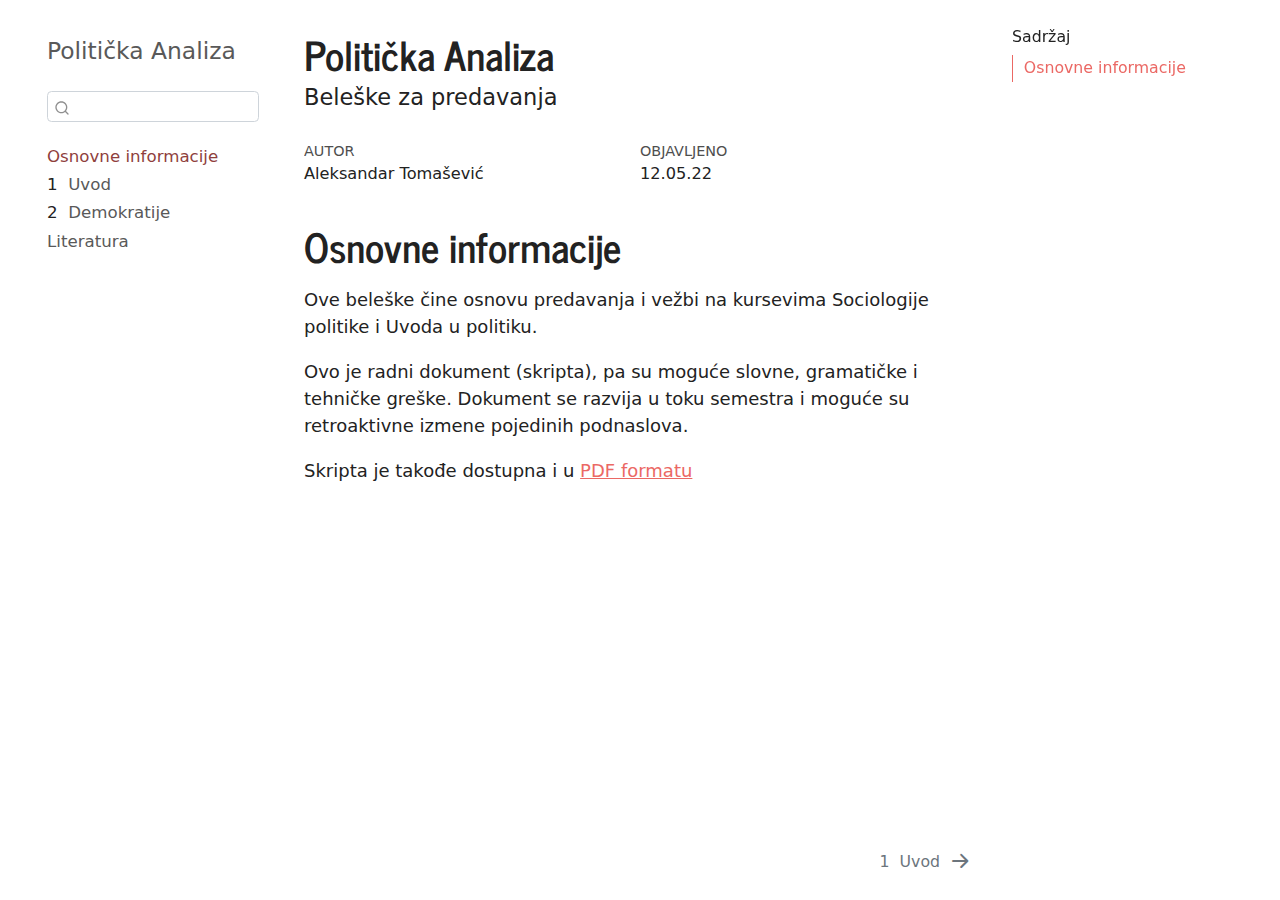
<file: _book/index.html>
<!DOCTYPE html>
<html xmlns="http://www.w3.org/1999/xhtml" lang="en" xml:lang="en"><head>

<meta charset="utf-8">
<meta name="generator" content="quarto-0.9.354">

<meta name="viewport" content="width=device-width, initial-scale=1.0, user-scalable=yes">

<meta name="author" content="Aleksandar Tomašević">

<title>Politička Analiza</title>
<style>
code{white-space: pre-wrap;}
span.smallcaps{font-variant: small-caps;}
span.underline{text-decoration: underline;}
div.column{display: inline-block; vertical-align: top; width: 50%;}
div.hanging-indent{margin-left: 1.5em; text-indent: -1.5em;}
ul.task-list{list-style: none;}
</style>

<script src="site_libs/quarto-nav/quarto-nav.js"></script>
<script src="site_libs/quarto-nav/headroom.min.js"></script>
<script src="site_libs/clipboard/clipboard.min.js"></script>
<meta name="quarto:offset" content="./">
<script src="site_libs/quarto-search/autocomplete.umd.js"></script>
<script src="site_libs/quarto-search/fuse.min.js"></script>
<script src="site_libs/quarto-search/quarto-search.js"></script>
<link href="./uvod.html" rel="next">
<script src="site_libs/quarto-html/quarto.js"></script>
<script src="site_libs/quarto-html/popper.min.js"></script>
<script src="site_libs/quarto-html/tippy.umd.min.js"></script>
<script src="site_libs/quarto-html/anchor.min.js"></script>
<link href="site_libs/quarto-html/tippy.css" rel="stylesheet">
<link id="quarto-text-highlighting-styles" href="site_libs/quarto-html/quarto-syntax-highlighting.css" rel="stylesheet">
<script src="site_libs/bootstrap/bootstrap.min.js"></script>
<link href="site_libs/bootstrap/bootstrap-icons.css" rel="stylesheet">
<link href="site_libs/bootstrap/bootstrap.min.css" rel="stylesheet">
<script id="quarto-search-options" type="application/json">{
  "location": "sidebar",
  "copy-button": false,
  "collapse-after": 3,
  "panel-placement": "start",
  "type": "textbox",
  "limit": 20,
  "language": {
    "search-no-results-text": "Nema rezultata",
    "search-matching-documents-text": "dokumenti koji se poklapaju",
    "search-copy-link-title": "Kopiraj link u pretragu",
    "search-hide-matches-text": "Sakrij dodatne rezultate",
    "search-more-match-text": "dodatni rezultati u ovom dokumentu",
    "search-more-matches-text": "dodatni rezultati u ovom teksti",
    "search-clear-button-title": "Izbriši",
    "search-detached-cancel-button-title": "Prekini",
    "search-submit-button-title": "Pošalji"
  }
}</script>


</head>

<body class="nav-sidebar floating">

<div id="quarto-search-results"></div>
  <header id="quarto-header" class="headroom fixed-top">
  <nav class="quarto-secondary-nav" data-bs-toggle="collapse" data-bs-target="#quarto-sidebar" aria-controls="quarto-sidebar" aria-expanded="false" aria-label="Toggle sidebar navigation" onclick="if (window.quartoToggleHeadroom) { window.quartoToggleHeadroom(); }">
    <div class="container-fluid d-flex justify-content-between">
      <h1 class="quarto-secondary-nav-title">Politička Analiza</h1>
      <button type="button" class="quarto-btn-toggle btn" aria-label="Show secondary navigation">
        <i class="bi bi-chevron-right"></i>
      </button>
    </div>
  </nav>
</header>
<!-- content -->
<div id="quarto-content" class="quarto-container page-columns page-rows-contents page-layout-article">
<!-- sidebar -->
  <nav id="quarto-sidebar" class="sidebar collapse sidebar-navigation floating overflow-auto">
    <div class="pt-lg-2 mt-2 text-left sidebar-header">
    <div class="sidebar-title mb-0 py-0">
      <a href="./">Politička Analiza</a> 
    </div>
      </div>
      <div class="mt-2 flex-shrink-0 align-items-center">
        <div class="sidebar-search">
        <div id="quarto-search" class="" title="Search"></div>
        </div>
      </div>
    <div class="sidebar-menu-container"> 
    <ul class="list-unstyled mt-1">
        <li class="sidebar-item">
  <div class="sidebar-item-container"> 
  <a href="./index.html" class="sidebar-item-text sidebar-link active">Osnovne informacije</a>
  </div>
</li>
        <li class="sidebar-item">
  <div class="sidebar-item-container"> 
  <a href="./uvod.html" class="sidebar-item-text sidebar-link"><span class="chapter-number">1</span>&nbsp; <span class="chapter-title">Uvod</span></a>
  </div>
</li>
        <li class="sidebar-item">
  <div class="sidebar-item-container"> 
  <a href="./demokratije.html" class="sidebar-item-text sidebar-link"><span class="chapter-number">2</span>&nbsp; <span class="chapter-title">Demokratije</span></a>
  </div>
</li>
        <li class="sidebar-item">
  <div class="sidebar-item-container"> 
  <a href="./references.html" class="sidebar-item-text sidebar-link">Literatura</a>
  </div>
</li>
    </ul>
    </div>
</nav>
<!-- margin-sidebar -->
    <div id="quarto-margin-sidebar" class="sidebar margin-sidebar">
        <nav id="TOC" role="doc-toc">
    <h2 id="toc-title">Sadržaj</h2>
   
  <ul>
  <li><a href="#osnovne-informacije" id="toc-osnovne-informacije" class="nav-link active" data-scroll-target="#osnovne-informacije">Osnovne informacije</a></li>
  </ul>
</nav>
    </div>
<!-- main -->
<main class="content" id="quarto-document-content">

<header id="title-block-header" class="quarto-title-block default">
<div class="quarto-title">
<h1 class="title d-none d-lg-block">Politička Analiza</h1>
<p class="subtitle lead">Beleške za predavanja</p>
</div>





<div class="quarto-title-meta">

    <div>
    <div class="quarto-title-meta-heading">Autor</div>
    <div class="quarto-title-meta-contents">
             <p>Aleksandar Tomašević </p>
          </div>
  </div>
    
    <div>
    <div class="quarto-title-meta-heading">Objavljeno</div>
    <div class="quarto-title-meta-contents">
      <p class="date">12.05.22</p>
    </div>
  </div>
    
  </div>
  

</header>

<section id="osnovne-informacije" class="level1 unnumbered">
<h1 class="unnumbered">Osnovne informacije</h1>
<p>Ove beleške čine osnovu predavanja i vežbi na kursevima Sociologije politike i Uvoda u politiku.</p>
<p>Ovo je radni dokument (skripta), pa su moguće slovne, gramatičke i tehničke greške. Dokument se razvija u toku semestra i moguće su retroaktivne izmene pojedinih podnaslova.</p>
<p>Skripta je takođe dostupna i u <a href="Politička-Analiza.pdf">PDF formatu</a></p>


</section>

</main> <!-- /main -->
<script id="quarto-html-after-body" type="application/javascript">
window.document.addEventListener("DOMContentLoaded", function (event) {
  const icon = "";
  const anchorJS = new window.AnchorJS();
  anchorJS.options = {
    placement: 'right',
    icon: icon
  };
  anchorJS.add('.anchored');
  const clipboard = new window.ClipboardJS('.code-copy-button', {
    target: function(trigger) {
      return trigger.previousElementSibling;
    }
  });
  clipboard.on('success', function(e) {
    // button target
    const button = e.trigger;
    // don't keep focus
    button.blur();
    // flash "checked"
    button.classList.add('code-copy-button-checked');
    var currentTitle = button.getAttribute("title");
    button.setAttribute("title", "Kopirano!");
    setTimeout(function() {
      button.setAttribute("title", currentTitle);
      button.classList.remove('code-copy-button-checked');
    }, 1000);
    // clear code selection
    e.clearSelection();
  });
  function tippyHover(el, contentFn) {
    const config = {
      allowHTML: true,
      content: contentFn,
      maxWidth: 500,
      delay: 100,
      arrow: false,
      appendTo: function(el) {
          return el.parentElement;
      },
      interactive: true,
      interactiveBorder: 10,
      theme: 'quarto',
      placement: 'bottom-start'
    };
    window.tippy(el, config); 
  }
  const noterefs = window.document.querySelectorAll('a[role="doc-noteref"]');
  for (var i=0; i<noterefs.length; i++) {
    const ref = noterefs[i];
    tippyHover(ref, function() {
      let href = ref.getAttribute('href');
      try { href = new URL(href).hash; } catch {}
      const id = href.replace(/^#\/?/, "");
      const note = window.document.getElementById(id);
      return note.innerHTML;
    });
  }
  var bibliorefs = window.document.querySelectorAll('a[role="doc-biblioref"]');
  for (var i=0; i<bibliorefs.length; i++) {
    const ref = bibliorefs[i];
    const cites = ref.parentNode.getAttribute('data-cites').split(' ');
    tippyHover(ref, function() {
      var popup = window.document.createElement('div');
      cites.forEach(function(cite) {
        var citeDiv = window.document.createElement('div');
        citeDiv.classList.add('hanging-indent');
        citeDiv.classList.add('csl-entry');
        var biblioDiv = window.document.getElementById('ref-' + cite);
        if (biblioDiv) {
          citeDiv.innerHTML = biblioDiv.innerHTML;
        }
        popup.appendChild(citeDiv);
      });
      return popup.innerHTML;
    });
  }
});
</script>
<nav class="page-navigation">
  <div class="nav-page nav-page-previous">
  </div>
  <div class="nav-page nav-page-next">
      <a href="./uvod.html" class="pagination-link">
        <span class="nav-page-text"><span class="chapter-number">1</span>&nbsp; <span class="chapter-title">Uvod</span></span> <i class="bi bi-arrow-right-short"></i>
      </a>
  </div>
</nav>
</div> <!-- /content -->



</body></html>
</file>
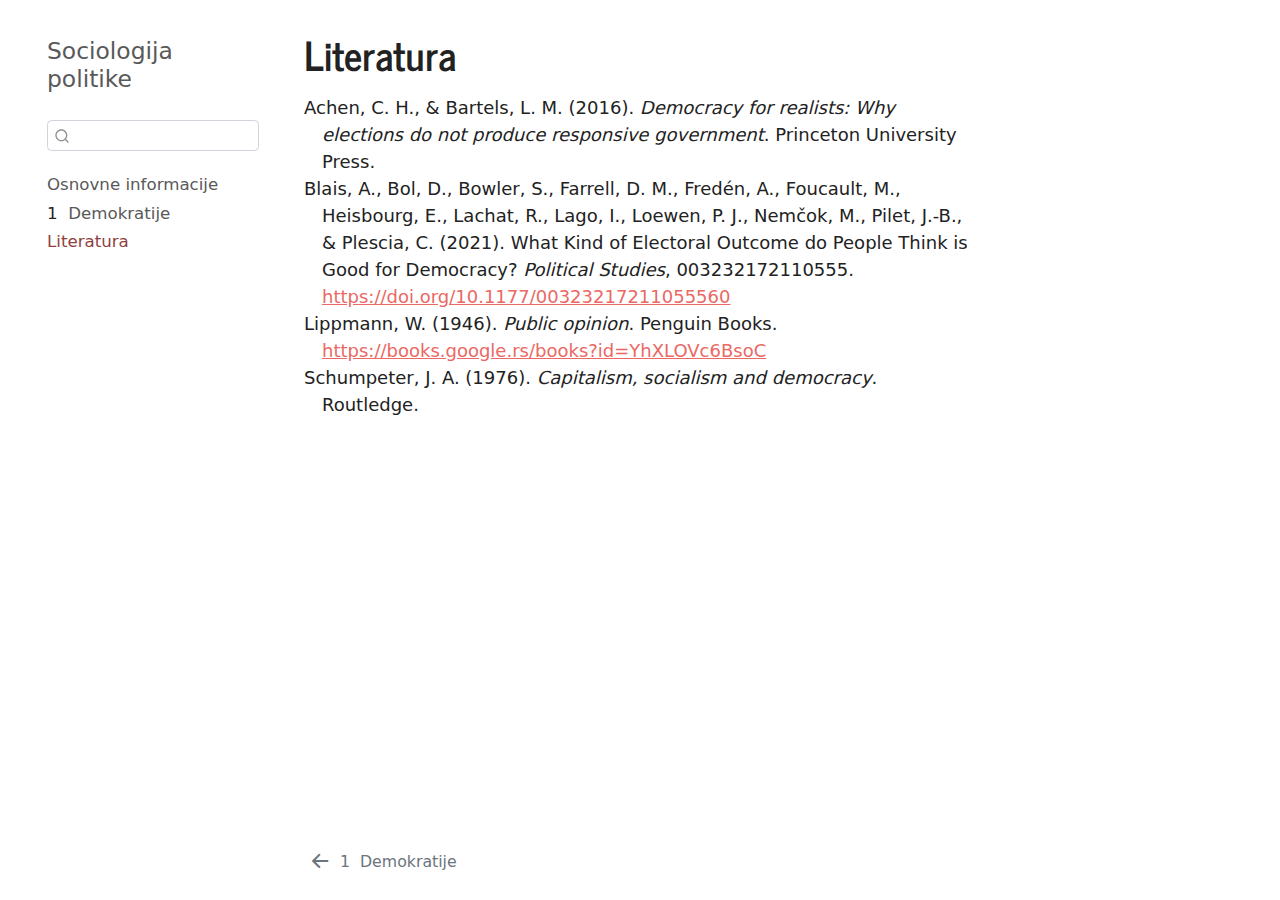
<file: _book/references.html>
<!DOCTYPE html>
<html xmlns="http://www.w3.org/1999/xhtml" lang="en" xml:lang="en"><head>

<meta charset="utf-8">
<meta name="generator" content="quarto-0.9.354">

<meta name="viewport" content="width=device-width, initial-scale=1.0, user-scalable=yes">


<title>Sociologija politike - Literatura</title>
<style>
code{white-space: pre-wrap;}
span.smallcaps{font-variant: small-caps;}
span.underline{text-decoration: underline;}
div.column{display: inline-block; vertical-align: top; width: 50%;}
div.hanging-indent{margin-left: 1.5em; text-indent: -1.5em;}
ul.task-list{list-style: none;}
div.csl-bib-body { }
div.csl-entry {
  clear: both;
}
.hanging div.csl-entry {
  margin-left:2em;
  text-indent:-2em;
}
div.csl-left-margin {
  min-width:2em;
  float:left;
}
div.csl-right-inline {
  margin-left:2em;
  padding-left:1em;
}
div.csl-indent {
  margin-left: 2em;
}
</style>

<script src="site_libs/quarto-nav/quarto-nav.js"></script>
<script src="site_libs/quarto-nav/headroom.min.js"></script>
<script src="site_libs/clipboard/clipboard.min.js"></script>
<meta name="quarto:offset" content="./">
<script src="site_libs/quarto-search/autocomplete.umd.js"></script>
<script src="site_libs/quarto-search/fuse.min.js"></script>
<script src="site_libs/quarto-search/quarto-search.js"></script>
<link href="./demokratije.html" rel="prev">
<script src="site_libs/quarto-html/quarto.js"></script>
<script src="site_libs/quarto-html/popper.min.js"></script>
<script src="site_libs/quarto-html/tippy.umd.min.js"></script>
<script src="site_libs/quarto-html/anchor.min.js"></script>
<link href="site_libs/quarto-html/tippy.css" rel="stylesheet">
<link id="quarto-text-highlighting-styles" href="site_libs/quarto-html/quarto-syntax-highlighting.css" rel="stylesheet">
<script src="site_libs/bootstrap/bootstrap.min.js"></script>
<link href="site_libs/bootstrap/bootstrap-icons.css" rel="stylesheet">
<link href="site_libs/bootstrap/bootstrap.min.css" rel="stylesheet">
<script id="quarto-search-options" type="application/json">{
  "location": "sidebar",
  "copy-button": false,
  "collapse-after": 3,
  "panel-placement": "start",
  "type": "textbox",
  "limit": 20,
  "language": {
    "search-no-results-text": "Nema rezultata",
    "search-matching-documents-text": "dokumenti koji se poklapaju",
    "search-copy-link-title": "Kopiraj link u pretragu",
    "search-hide-matches-text": "Sakrij dodatne rezultate",
    "search-more-match-text": "dodatni rezultati u ovom dokumentu",
    "search-more-matches-text": "dodatni rezultati u ovom teksti",
    "search-clear-button-title": "Izbriši",
    "search-detached-cancel-button-title": "Prekini",
    "search-submit-button-title": "Pošalji"
  }
}</script>


</head>

<body class="nav-sidebar floating">

<div id="quarto-search-results"></div>
  <header id="quarto-header" class="headroom fixed-top">
  <nav class="quarto-secondary-nav" data-bs-toggle="collapse" data-bs-target="#quarto-sidebar" aria-controls="quarto-sidebar" aria-expanded="false" aria-label="Toggle sidebar navigation" onclick="if (window.quartoToggleHeadroom) { window.quartoToggleHeadroom(); }">
    <div class="container-fluid d-flex justify-content-between">
      <h1 class="quarto-secondary-nav-title">Literatura</h1>
      <button type="button" class="quarto-btn-toggle btn" aria-label="Show secondary navigation">
        <i class="bi bi-chevron-right"></i>
      </button>
    </div>
  </nav>
</header>
<!-- content -->
<div id="quarto-content" class="quarto-container page-columns page-rows-contents page-layout-article">
<!-- sidebar -->
  <nav id="quarto-sidebar" class="sidebar collapse sidebar-navigation floating overflow-auto">
    <div class="pt-lg-2 mt-2 text-left sidebar-header">
    <div class="sidebar-title mb-0 py-0">
      <a href="./">Sociologija politike</a> 
    </div>
      </div>
      <div class="mt-2 flex-shrink-0 align-items-center">
        <div class="sidebar-search">
        <div id="quarto-search" class="" title="Search"></div>
        </div>
      </div>
    <div class="sidebar-menu-container"> 
    <ul class="list-unstyled mt-1">
        <li class="sidebar-item">
  <div class="sidebar-item-container"> 
  <a href="./index.html" class="sidebar-item-text sidebar-link">Osnovne informacije</a>
  </div>
</li>
        <li class="sidebar-item">
  <div class="sidebar-item-container"> 
  <a href="./demokratije.html" class="sidebar-item-text sidebar-link"><span class="chapter-number">1</span>&nbsp; <span class="chapter-title">Demokratije</span></a>
  </div>
</li>
        <li class="sidebar-item">
  <div class="sidebar-item-container"> 
  <a href="./references.html" class="sidebar-item-text sidebar-link active">Literatura</a>
  </div>
</li>
    </ul>
    </div>
</nav>
<!-- margin-sidebar -->
    <div id="quarto-margin-sidebar" class="sidebar margin-sidebar">
        
    </div>
<!-- main -->
<main class="content" id="quarto-document-content">

<header id="title-block-header" class="quarto-title-block default">
<div class="quarto-title">
<h1 class="title d-none d-lg-block">Literatura</h1>
</div>





<div class="quarto-title-meta">

    
    
  </div>
  

</header>

<div id="refs" class="references csl-bib-body hanging-indent" data-line-spacing="2" role="doc-bibliography">
<div id="ref-achenDemocracyRealistsWhy2016" class="csl-entry" role="doc-biblioentry">
Achen, C. H., &amp; Bartels, L. M. (2016). <em>Democracy for realists:
Why elections do not produce responsive government</em>. <span>Princeton
University Press</span>.
</div>
<div id="ref-blais2021what" class="csl-entry" role="doc-biblioentry">
Blais, A., Bol, D., Bowler, S., Farrell, D. M., Fredén, A., Foucault,
M., Heisbourg, E., Lachat, R., Lago, I., Loewen, P. J., Nemčok, M.,
Pilet, J.-B., &amp; Plescia, C. (2021). What <span>Kind</span> of
<span>Electoral Outcome</span> do <span>People Think</span> is
<span>Good</span> for <span>Democracy</span>? <em>Political
Studies</em>, 003232172110555. <a href="https://doi.org/10.1177/00323217211055560">https://doi.org/10.1177/00323217211055560</a>
</div>
<div id="ref-lippmann1946public" class="csl-entry" role="doc-biblioentry">
Lippmann, W. (1946). <em>Public opinion</em>. Penguin Books. <a href="https://books.google.rs/books?id=YhXLOVc6BsoC">https://books.google.rs/books?id=YhXLOVc6BsoC</a>
</div>
<div id="ref-schumpeter1976capitalism" class="csl-entry" role="doc-biblioentry">
Schumpeter, J. A. (1976). <em>Capitalism, socialism and democracy</em>.
<span>Routledge</span>.
</div>
</div>



</main> <!-- /main -->
<script id="quarto-html-after-body" type="application/javascript">
window.document.addEventListener("DOMContentLoaded", function (event) {
  const icon = "";
  const anchorJS = new window.AnchorJS();
  anchorJS.options = {
    placement: 'right',
    icon: icon
  };
  anchorJS.add('.anchored');
  const clipboard = new window.ClipboardJS('.code-copy-button', {
    target: function(trigger) {
      return trigger.previousElementSibling;
    }
  });
  clipboard.on('success', function(e) {
    // button target
    const button = e.trigger;
    // don't keep focus
    button.blur();
    // flash "checked"
    button.classList.add('code-copy-button-checked');
    var currentTitle = button.getAttribute("title");
    button.setAttribute("title", "Kopirano!");
    setTimeout(function() {
      button.setAttribute("title", currentTitle);
      button.classList.remove('code-copy-button-checked');
    }, 1000);
    // clear code selection
    e.clearSelection();
  });
  function tippyHover(el, contentFn) {
    const config = {
      allowHTML: true,
      content: contentFn,
      maxWidth: 500,
      delay: 100,
      arrow: false,
      appendTo: function(el) {
          return el.parentElement;
      },
      interactive: true,
      interactiveBorder: 10,
      theme: 'quarto',
      placement: 'bottom-start'
    };
    window.tippy(el, config); 
  }
  const noterefs = window.document.querySelectorAll('a[role="doc-noteref"]');
  for (var i=0; i<noterefs.length; i++) {
    const ref = noterefs[i];
    tippyHover(ref, function() {
      let href = ref.getAttribute('href');
      try { href = new URL(href).hash; } catch {}
      const id = href.replace(/^#\/?/, "");
      const note = window.document.getElementById(id);
      return note.innerHTML;
    });
  }
  var bibliorefs = window.document.querySelectorAll('a[role="doc-biblioref"]');
  for (var i=0; i<bibliorefs.length; i++) {
    const ref = bibliorefs[i];
    const cites = ref.parentNode.getAttribute('data-cites').split(' ');
    tippyHover(ref, function() {
      var popup = window.document.createElement('div');
      cites.forEach(function(cite) {
        var citeDiv = window.document.createElement('div');
        citeDiv.classList.add('hanging-indent');
        citeDiv.classList.add('csl-entry');
        var biblioDiv = window.document.getElementById('ref-' + cite);
        if (biblioDiv) {
          citeDiv.innerHTML = biblioDiv.innerHTML;
        }
        popup.appendChild(citeDiv);
      });
      return popup.innerHTML;
    });
  }
});
</script>
<nav class="page-navigation">
  <div class="nav-page nav-page-previous">
      <a href="./demokratije.html" class="pagination-link">
        <i class="bi bi-arrow-left-short"></i> <span class="nav-page-text"><span class="chapter-number">1</span>&nbsp; <span class="chapter-title">Demokratije</span></span>
      </a>          
  </div>
  <div class="nav-page nav-page-next">
  </div>
</nav>
</div> <!-- /content -->



</body></html>
</file>
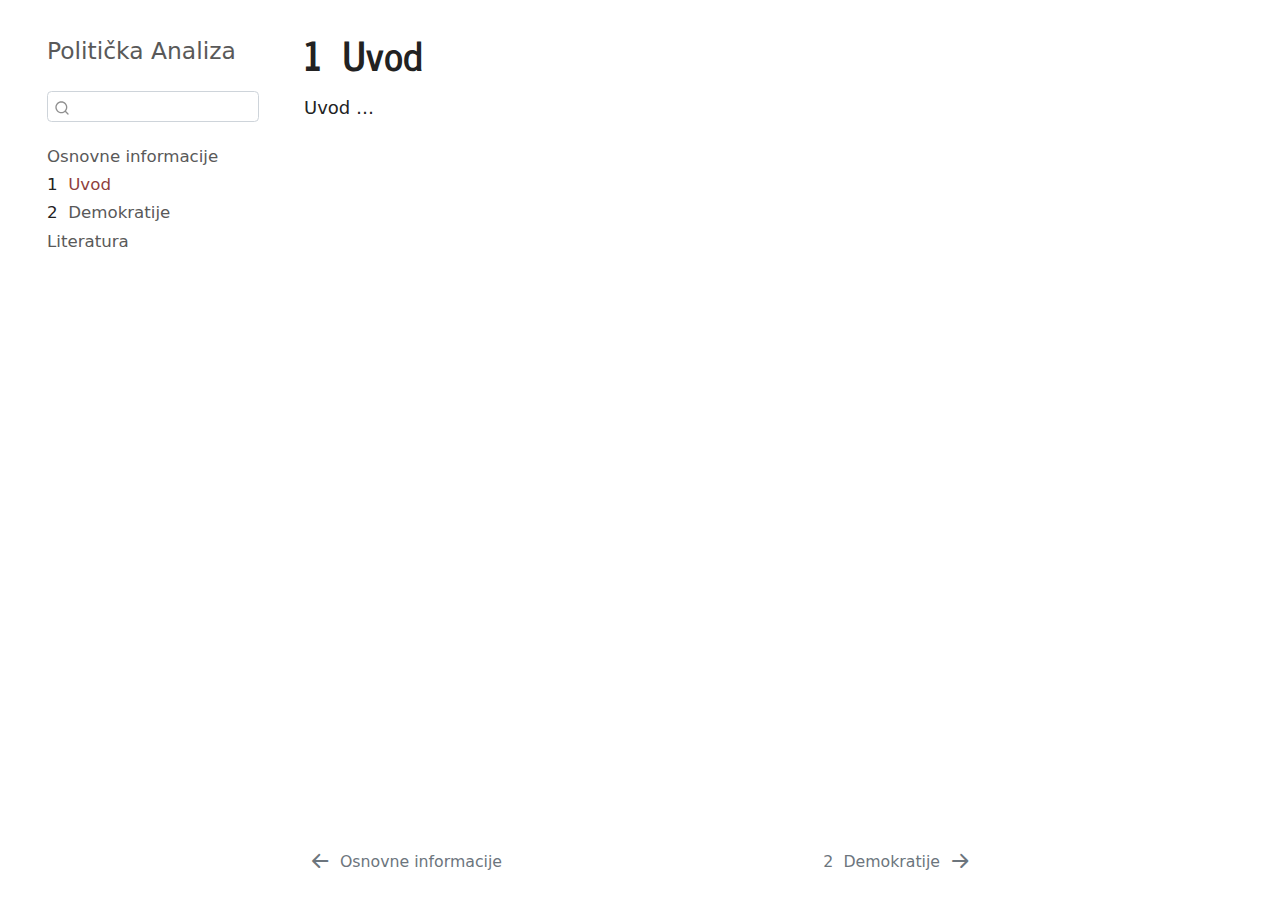
<file: _book/uvod.html>
<!DOCTYPE html>
<html xmlns="http://www.w3.org/1999/xhtml" lang="en" xml:lang="en"><head>

<meta charset="utf-8">
<meta name="generator" content="quarto-0.9.354">

<meta name="viewport" content="width=device-width, initial-scale=1.0, user-scalable=yes">


<title>Politička Analiza - 1&nbsp; Uvod</title>
<style>
code{white-space: pre-wrap;}
span.smallcaps{font-variant: small-caps;}
span.underline{text-decoration: underline;}
div.column{display: inline-block; vertical-align: top; width: 50%;}
div.hanging-indent{margin-left: 1.5em; text-indent: -1.5em;}
ul.task-list{list-style: none;}
</style>

<script src="site_libs/quarto-nav/quarto-nav.js"></script>
<script src="site_libs/quarto-nav/headroom.min.js"></script>
<script src="site_libs/clipboard/clipboard.min.js"></script>
<meta name="quarto:offset" content="./">
<script src="site_libs/quarto-search/autocomplete.umd.js"></script>
<script src="site_libs/quarto-search/fuse.min.js"></script>
<script src="site_libs/quarto-search/quarto-search.js"></script>
<link href="./demokratije.html" rel="next">
<link href="./index.html" rel="prev">
<script src="site_libs/quarto-html/quarto.js"></script>
<script src="site_libs/quarto-html/popper.min.js"></script>
<script src="site_libs/quarto-html/tippy.umd.min.js"></script>
<script src="site_libs/quarto-html/anchor.min.js"></script>
<link href="site_libs/quarto-html/tippy.css" rel="stylesheet">
<link id="quarto-text-highlighting-styles" href="site_libs/quarto-html/quarto-syntax-highlighting.css" rel="stylesheet">
<script src="site_libs/bootstrap/bootstrap.min.js"></script>
<link href="site_libs/bootstrap/bootstrap-icons.css" rel="stylesheet">
<link href="site_libs/bootstrap/bootstrap.min.css" rel="stylesheet">
<script id="quarto-search-options" type="application/json">{
  "location": "sidebar",
  "copy-button": false,
  "collapse-after": 3,
  "panel-placement": "start",
  "type": "textbox",
  "limit": 20,
  "language": {
    "search-no-results-text": "Nema rezultata",
    "search-matching-documents-text": "dokumenti koji se poklapaju",
    "search-copy-link-title": "Kopiraj link u pretragu",
    "search-hide-matches-text": "Sakrij dodatne rezultate",
    "search-more-match-text": "dodatni rezultati u ovom dokumentu",
    "search-more-matches-text": "dodatni rezultati u ovom teksti",
    "search-clear-button-title": "Izbriši",
    "search-detached-cancel-button-title": "Prekini",
    "search-submit-button-title": "Pošalji"
  }
}</script>


</head>

<body class="nav-sidebar floating">

<div id="quarto-search-results"></div>
  <header id="quarto-header" class="headroom fixed-top">
  <nav class="quarto-secondary-nav" data-bs-toggle="collapse" data-bs-target="#quarto-sidebar" aria-controls="quarto-sidebar" aria-expanded="false" aria-label="Toggle sidebar navigation" onclick="if (window.quartoToggleHeadroom) { window.quartoToggleHeadroom(); }">
    <div class="container-fluid d-flex justify-content-between">
      <h1 class="quarto-secondary-nav-title"><span class="chapter-number">1</span>&nbsp; <span class="chapter-title">Uvod</span></h1>
      <button type="button" class="quarto-btn-toggle btn" aria-label="Show secondary navigation">
        <i class="bi bi-chevron-right"></i>
      </button>
    </div>
  </nav>
</header>
<!-- content -->
<div id="quarto-content" class="quarto-container page-columns page-rows-contents page-layout-article">
<!-- sidebar -->
  <nav id="quarto-sidebar" class="sidebar collapse sidebar-navigation floating overflow-auto">
    <div class="pt-lg-2 mt-2 text-left sidebar-header">
    <div class="sidebar-title mb-0 py-0">
      <a href="./">Politička Analiza</a> 
    </div>
      </div>
      <div class="mt-2 flex-shrink-0 align-items-center">
        <div class="sidebar-search">
        <div id="quarto-search" class="" title="Search"></div>
        </div>
      </div>
    <div class="sidebar-menu-container"> 
    <ul class="list-unstyled mt-1">
        <li class="sidebar-item">
  <div class="sidebar-item-container"> 
  <a href="./index.html" class="sidebar-item-text sidebar-link">Osnovne informacije</a>
  </div>
</li>
        <li class="sidebar-item">
  <div class="sidebar-item-container"> 
  <a href="./uvod.html" class="sidebar-item-text sidebar-link active"><span class="chapter-number">1</span>&nbsp; <span class="chapter-title">Uvod</span></a>
  </div>
</li>
        <li class="sidebar-item">
  <div class="sidebar-item-container"> 
  <a href="./demokratije.html" class="sidebar-item-text sidebar-link"><span class="chapter-number">2</span>&nbsp; <span class="chapter-title">Demokratije</span></a>
  </div>
</li>
        <li class="sidebar-item">
  <div class="sidebar-item-container"> 
  <a href="./references.html" class="sidebar-item-text sidebar-link">Literatura</a>
  </div>
</li>
    </ul>
    </div>
</nav>
<!-- margin-sidebar -->
    <div id="quarto-margin-sidebar" class="sidebar margin-sidebar">
        
    </div>
<!-- main -->
<main class="content" id="quarto-document-content">

<header id="title-block-header" class="quarto-title-block default">
<div class="quarto-title">
<h1 class="title d-none d-lg-block"><span class="chapter-number">1</span>&nbsp; <span class="chapter-title">Uvod</span></h1>
</div>





<div class="quarto-title-meta">

    
    
  </div>
  

</header>

<p>Uvod …</p>



</main> <!-- /main -->
<script id="quarto-html-after-body" type="application/javascript">
window.document.addEventListener("DOMContentLoaded", function (event) {
  const icon = "";
  const anchorJS = new window.AnchorJS();
  anchorJS.options = {
    placement: 'right',
    icon: icon
  };
  anchorJS.add('.anchored');
  const clipboard = new window.ClipboardJS('.code-copy-button', {
    target: function(trigger) {
      return trigger.previousElementSibling;
    }
  });
  clipboard.on('success', function(e) {
    // button target
    const button = e.trigger;
    // don't keep focus
    button.blur();
    // flash "checked"
    button.classList.add('code-copy-button-checked');
    var currentTitle = button.getAttribute("title");
    button.setAttribute("title", "Kopirano!");
    setTimeout(function() {
      button.setAttribute("title", currentTitle);
      button.classList.remove('code-copy-button-checked');
    }, 1000);
    // clear code selection
    e.clearSelection();
  });
  function tippyHover(el, contentFn) {
    const config = {
      allowHTML: true,
      content: contentFn,
      maxWidth: 500,
      delay: 100,
      arrow: false,
      appendTo: function(el) {
          return el.parentElement;
      },
      interactive: true,
      interactiveBorder: 10,
      theme: 'quarto',
      placement: 'bottom-start'
    };
    window.tippy(el, config); 
  }
  const noterefs = window.document.querySelectorAll('a[role="doc-noteref"]');
  for (var i=0; i<noterefs.length; i++) {
    const ref = noterefs[i];
    tippyHover(ref, function() {
      let href = ref.getAttribute('href');
      try { href = new URL(href).hash; } catch {}
      const id = href.replace(/^#\/?/, "");
      const note = window.document.getElementById(id);
      return note.innerHTML;
    });
  }
  var bibliorefs = window.document.querySelectorAll('a[role="doc-biblioref"]');
  for (var i=0; i<bibliorefs.length; i++) {
    const ref = bibliorefs[i];
    const cites = ref.parentNode.getAttribute('data-cites').split(' ');
    tippyHover(ref, function() {
      var popup = window.document.createElement('div');
      cites.forEach(function(cite) {
        var citeDiv = window.document.createElement('div');
        citeDiv.classList.add('hanging-indent');
        citeDiv.classList.add('csl-entry');
        var biblioDiv = window.document.getElementById('ref-' + cite);
        if (biblioDiv) {
          citeDiv.innerHTML = biblioDiv.innerHTML;
        }
        popup.appendChild(citeDiv);
      });
      return popup.innerHTML;
    });
  }
});
</script>
<nav class="page-navigation">
  <div class="nav-page nav-page-previous">
      <a href="./index.html" class="pagination-link">
        <i class="bi bi-arrow-left-short"></i> <span class="nav-page-text">Osnovne informacije</span>
      </a>          
  </div>
  <div class="nav-page nav-page-next">
      <a href="./demokratije.html" class="pagination-link">
        <span class="nav-page-text"><span class="chapter-number">2</span>&nbsp; <span class="chapter-title">Demokratije</span></span> <i class="bi bi-arrow-right-short"></i>
      </a>
  </div>
</nav>
</div> <!-- /content -->



</body></html>
</file>
<file: _book/site_libs/quarto-html/tippy.css>
.tippy-box[data-animation=fade][data-state=hidden]{opacity:0}[data-tippy-root]{max-width:calc(100vw - 10px)}.tippy-box{position:relative;background-color:#333;color:#fff;border-radius:4px;font-size:14px;line-height:1.4;white-space:normal;outline:0;transition-property:transform,visibility,opacity}.tippy-box[data-placement^=top]>.tippy-arrow{bottom:0}.tippy-box[data-placement^=top]>.tippy-arrow:before{bottom:-7px;left:0;border-width:8px 8px 0;border-top-color:initial;transform-origin:center top}.tippy-box[data-placement^=bottom]>.tippy-arrow{top:0}.tippy-box[data-placement^=bottom]>.tippy-arrow:before{top:-7px;left:0;border-width:0 8px 8px;border-bottom-color:initial;transform-origin:center bottom}.tippy-box[data-placement^=left]>.tippy-arrow{right:0}.tippy-box[data-placement^=left]>.tippy-arrow:before{border-width:8px 0 8px 8px;border-left-color:initial;right:-7px;transform-origin:center left}.tippy-box[data-placement^=right]>.tippy-arrow{left:0}.tippy-box[data-placement^=right]>.tippy-arrow:before{left:-7px;border-width:8px 8px 8px 0;border-right-color:initial;transform-origin:center right}.tippy-box[data-inertia][data-state=visible]{transition-timing-function:cubic-bezier(.54,1.5,.38,1.11)}.tippy-arrow{width:16px;height:16px;color:#333}.tippy-arrow:before{content:"";position:absolute;border-color:transparent;border-style:solid}.tippy-content{position:relative;padding:5px 9px;z-index:1}
</file>
<file: _book/site_libs/quarto-html/quarto-syntax-highlighting.css>
/* quarto syntax highlight colors */
:root {
  --quarto-hl-ot-color: #003B4F;
  --quarto-hl-at-color: #657422;
  --quarto-hl-ss-color: #20794D;
  --quarto-hl-an-color: #5E5E5E;
  --quarto-hl-fu-color: #4758AB;
  --quarto-hl-st-color: #20794D;
  --quarto-hl-cf-color: #003B4F;
  --quarto-hl-op-color: #5E5E5E;
  --quarto-hl-er-color: #AD0000;
  --quarto-hl-bn-color: #AD0000;
  --quarto-hl-al-color: #AD0000;
  --quarto-hl-va-color: #111111;
  --quarto-hl-bu-color: inherit;
  --quarto-hl-ex-color: inherit;
  --quarto-hl-pp-color: #AD0000;
  --quarto-hl-in-color: #5E5E5E;
  --quarto-hl-vs-color: #20794D;
  --quarto-hl-wa-color: #5E5E5E;
  --quarto-hl-do-color: #5E5E5E;
  --quarto-hl-im-color: #00769E;
  --quarto-hl-ch-color: #20794D;
  --quarto-hl-dt-color: #AD0000;
  --quarto-hl-fl-color: #AD0000;
  --quarto-hl-co-color: #5E5E5E;
  --quarto-hl-cv-color: #5E5E5E;
  --quarto-hl-cn-color: #8f5902;
  --quarto-hl-sc-color: #5E5E5E;
  --quarto-hl-dv-color: #AD0000;
  --quarto-hl-kw-color: #003B4F;
}

/* other quarto variables */
:root {
  --quarto-font-monospace: SFMono-Regular, Menlo, Monaco, Consolas, "Liberation Mono", "Courier New", monospace;
}

code span {
  color: #003B4F;
}

code.sourceCode > span {
  color: #003B4F;
}

div.sourceCode,
div.sourceCode pre.sourceCode {
  color: #003B4F;
}

code span.ot {
  color: #003B4F;
}

code span.at {
  color: #657422;
}

code span.ss {
  color: #20794D;
}

code span.an {
  color: #5E5E5E;
}

code span.fu {
  color: #4758AB;
}

code span.st {
  color: #20794D;
}

code span.cf {
  color: #003B4F;
}

code span.op {
  color: #5E5E5E;
}

code span.er {
  color: #AD0000;
}

code span.bn {
  color: #AD0000;
}

code span.al {
  color: #AD0000;
}

code span.va {
  color: #111111;
}

code span.pp {
  color: #AD0000;
}

code span.in {
  color: #5E5E5E;
}

code span.vs {
  color: #20794D;
}

code span.wa {
  color: #5E5E5E;
  font-style: italic;
}

code span.do {
  color: #5E5E5E;
  font-style: italic;
}

code span.im {
  color: #00769E;
}

code span.ch {
  color: #20794D;
}

code span.dt {
  color: #AD0000;
}

code span.fl {
  color: #AD0000;
}

code span.co {
  color: #5E5E5E;
}

code span.cv {
  color: #5E5E5E;
  font-style: italic;
}

code span.cn {
  color: #8f5902;
}

code span.sc {
  color: #5E5E5E;
}

code span.dv {
  color: #AD0000;
}

code span.kw {
  color: #003B4F;
}

.prevent-inlining {
  content: "</";
}

/*# sourceMappingURL=debc5d5d77c3f9108843748ff7464032.css.map */
</file>
